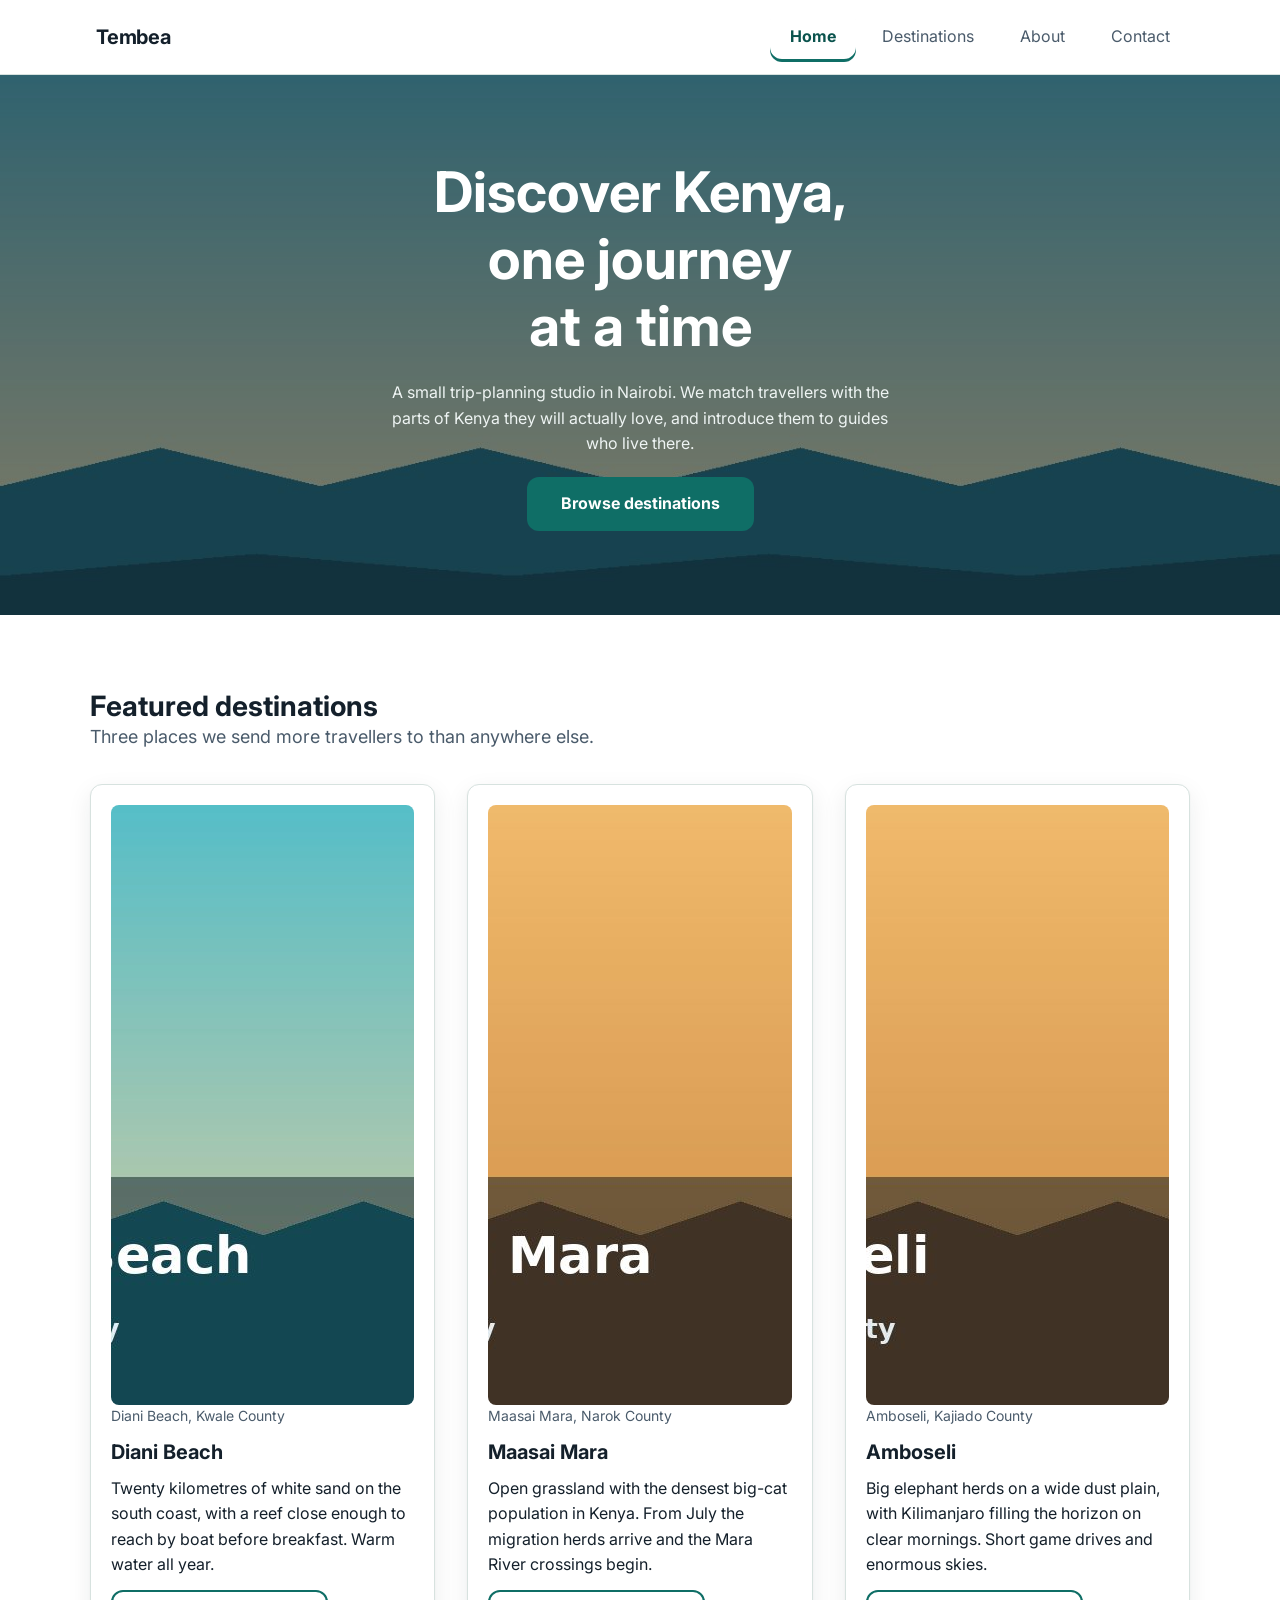
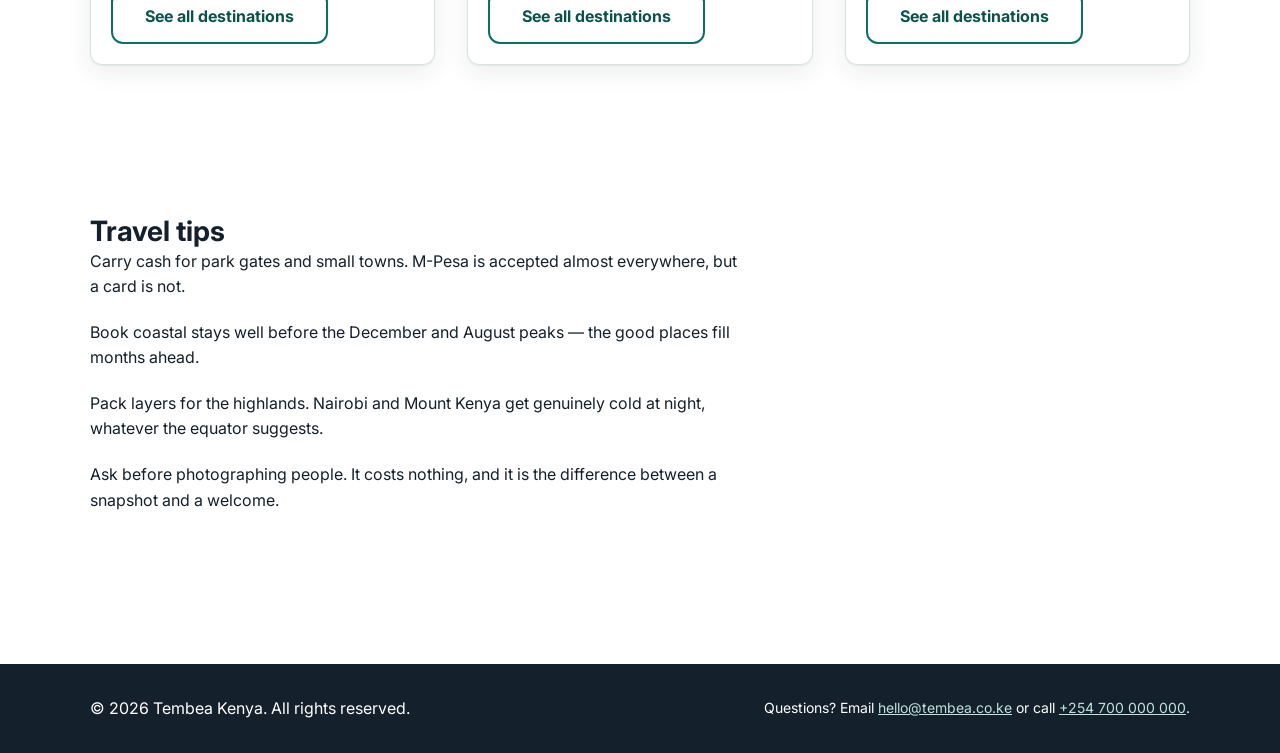
<file: index.html>
<!DOCTYPE html>
<html lang="en">
<head>
  <meta charset="UTF-8">
  <meta name="viewport" content="width=device-width, initial-scale=1">
  <title>Tembea — Discover Kenya, one journey at a time</title>
  <meta name="description" content="Tembea helps you discover Kenya's beaches, savannah and highlands, and send a trip inquiry to a local planner.">
  <link rel="preconnect" href="https://fonts.googleapis.com">
  <link rel="preconnect" href="https://fonts.gstatic.com" crossorigin>
  <link href="https://fonts.googleapis.com/css2?family=Inter:wght@400;700&amp;display=swap" rel="stylesheet">
  <link rel="stylesheet" href="css/styles.css">
</head>
<body>

  <a class="skip-link" href="#main">Skip to main content</a>

  <header class="site-header">
    <div class="container site-header__inner">

      <a class="brand" href="index.html">Tembea</a>

      <button class="nav-toggle" type="button"
              aria-expanded="false" aria-controls="site-menu">
        <span class="nav-toggle__icon" aria-hidden="true"></span>
        Menu
      </button>

      <nav class="site-nav" aria-label="Main">
        <ul class="site-menu" id="site-menu">
            <li><a href="index.html" aria-current="page">Home</a></li>
            <li><a href="destinations.html">Destinations</a></li>
            <li><a href="about.html">About</a></li>
            <li><a href="contact.html">Contact</a></li>
        </ul>
      </nav>

    </div>
  </header>

  <main id="main" tabindex="-1">

    <section class="hero">
      <img class="hero__img"
           src="images/hero-kenya-1400.jpg"
           srcset="images/hero-kenya-800.jpg 800w,
                   images/hero-kenya-1400.jpg 1400w,
                   images/hero-kenya-2000.jpg 2000w"
           sizes="100vw"
           alt=""
           width="2000" height="1000">
      <div class="hero__content">
        <h1>Discover Kenya, one journey at a time</h1>
        <p>
          A small trip-planning studio in Nairobi. We match travellers with the
          parts of Kenya they will actually love, and introduce them to guides
          who live there.
        </p>
        <a class="button" href="destinations.html">Browse destinations</a>
      </div>
    </section>

    <section class="section container">
      <h2>Featured destinations</h2>
      <p class="lead">
        Three places we send more travellers to than anywhere else.
      </p>

      <div class="card-grid">

        <article class="card">
          <figure>
            <img src="images/diani-beach.jpg" alt="Wide white-sand beach edged by palm trees under a bright sky"
                 width="800" height="600" loading="lazy">
            <figcaption>Diani Beach, Kwale County</figcaption>
          </figure>
          <h3>Diani Beach</h3>
          <p>Twenty kilometres of white sand on the south coast, with a reef close enough to reach by boat before breakfast. Warm water all year.</p>
          <p><a class="button button--ghost" href="destinations.html">See all destinations</a></p>
        </article>

        <article class="card">
          <figure>
            <img src="images/maasai-mara.jpg" alt="Open golden grassland stretching to low hills at sunset"
                 width="800" height="600" loading="lazy">
            <figcaption>Maasai Mara, Narok County</figcaption>
          </figure>
          <h3>Maasai Mara</h3>
          <p>Open grassland with the densest big-cat population in Kenya. From July the migration herds arrive and the Mara River crossings begin.</p>
          <p><a class="button button--ghost" href="destinations.html">See all destinations</a></p>
        </article>

        <article class="card">
          <figure>
            <img src="images/amboseli.jpg" alt="Dusty plain with acacia trees and a distant mountain silhouette"
                 width="800" height="600" loading="lazy">
            <figcaption>Amboseli, Kajiado County</figcaption>
          </figure>
          <h3>Amboseli</h3>
          <p>Big elephant herds on a wide dust plain, with Kilimanjaro filling the horizon on clear mornings. Short game drives and enormous skies.</p>
          <p><a class="button button--ghost" href="destinations.html">See all destinations</a></p>
        </article>

      </div>

    </section>

    <aside class="section container">
      <h2>Travel tips</h2>
      <ul class="prose">
        <li>
          Carry cash for park gates and small towns. M-Pesa is accepted almost
          everywhere, but a card is not.
        </li>
        <li>
          Book coastal stays well before the December and August peaks — the good
          places fill months ahead.
        </li>
        <li>
          Pack layers for the highlands. Nairobi and Mount Kenya get genuinely
          cold at night, whatever the equator suggests.
        </li>
        <li>
          Ask before photographing people. It costs nothing, and it is the
          difference between a snapshot and a welcome.
        </li>
      </ul>
    </aside>

  </main>

  <footer class="site-footer">
    <div class="container site-footer__inner">
      <p>&copy; 2026 Tembea Kenya. All rights reserved.</p>
      <address>
        Questions? Email
        <a href="mailto:hello@tembea.co.ke">hello@tembea.co.ke</a>
        or call <a href="tel:+254700000000">+254 700 000 000</a>.
      </address>
    </div>
  </footer>

</body>
</html>
</file>
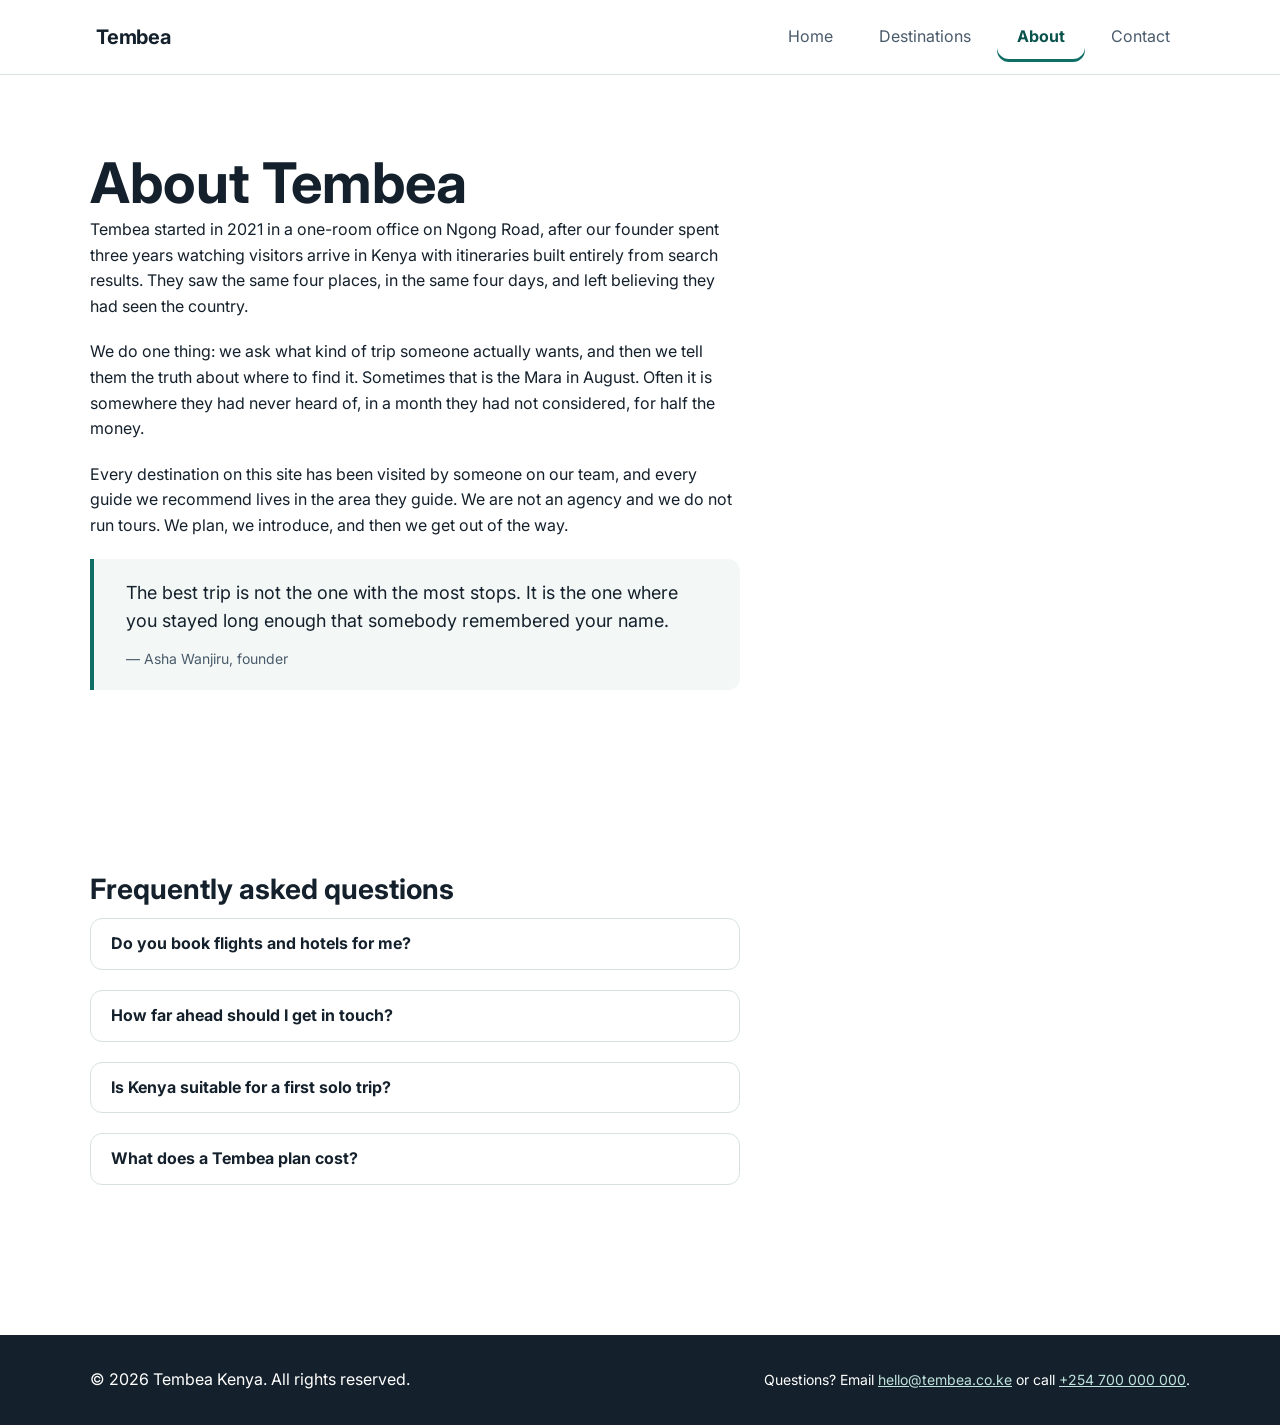
<file: about.html>
<!DOCTYPE html>
<html lang="en">
<head>
  <meta charset="UTF-8">
  <meta name="viewport" content="width=device-width, initial-scale=1">
  <title>About — Tembea</title>
  <meta name="description" content="Who Tembea is, how we plan trips, and answers to the questions travellers ask us most.">
  <link rel="preconnect" href="https://fonts.googleapis.com">
  <link rel="preconnect" href="https://fonts.gstatic.com" crossorigin>
  <link href="https://fonts.googleapis.com/css2?family=Inter:wght@400;700&amp;display=swap" rel="stylesheet">
  <link rel="stylesheet" href="css/styles.css">
</head>
<body>

  <a class="skip-link" href="#main">Skip to main content</a>

  <header class="site-header">
    <div class="container site-header__inner">

      <a class="brand" href="index.html">Tembea</a>

      <button class="nav-toggle" type="button"
              aria-expanded="false" aria-controls="site-menu">
        <span class="nav-toggle__icon" aria-hidden="true"></span>
        Menu
      </button>

      <nav class="site-nav" aria-label="Main">
        <ul class="site-menu" id="site-menu">
            <li><a href="index.html">Home</a></li>
            <li><a href="destinations.html">Destinations</a></li>
            <li><a href="about.html" aria-current="page">About</a></li>
            <li><a href="contact.html">Contact</a></li>
        </ul>
      </nav>

    </div>
  </header>

  <main id="main" tabindex="-1">

    <section class="section container">
      <h1>About Tembea</h1>

      <div class="prose">
        <p>
          Tembea started in 2021 in a one-room office on Ngong Road, after our
          founder spent three years watching visitors arrive in Kenya with
          itineraries built entirely from search results. They saw the same four
          places, in the same four days, and left believing they had seen the
          country.
        </p>

        <p>
          We do one thing: we ask what kind of trip someone actually wants, and
          then we tell them the truth about where to find it. Sometimes that is
          the Mara in August. Often it is somewhere they had never heard of, in a
          month they had not considered, for half the money.
        </p>

        <p>
          Every destination on this site has been visited by someone on our team,
          and every guide we recommend lives in the area they guide. We are not an
          agency and we do not run tours. We plan, we introduce, and then we get
          out of the way.
        </p>

        <blockquote cite="https://tembea.co.ke/about">
          <p>
            The best trip is not the one with the most stops. It is the one where
            you stayed long enough that somebody remembered your name.
          </p>
          <footer>&mdash; Asha Wanjiru, founder</footer>
        </blockquote>
      </div>
    </section>

    <section class="section container">
      <h2>Frequently asked questions</h2>

      <div class="prose">
        <details>
          <summary>Do you book flights and hotels for me?</summary>
          <p>
            No. We plan the route, recommend places to stay, and introduce you to
            guides. You book directly, which means you pay the real price rather
            than a price with our margin inside it.
          </p>
        </details>

        <details>
          <summary>How far ahead should I get in touch?</summary>
          <p>
            Three months for July to October and for December, since coastal
            properties and Mara camps fill early. Three to four weeks is usually
            enough for the rest of the year.
          </p>
        </details>

        <details>
          <summary>Is Kenya suitable for a first solo trip?</summary>
          <p>
            For most travellers, yes. Domestic flights and long-distance buses are
            straightforward, and the parks and coastal towns are used to solo
            visitors. We will be honest with you if a specific plan is a bad idea.
          </p>
        </details>

        <details>
          <summary>What does a Tembea plan cost?</summary>
          <p>
            The first conversation is free. A full written itinerary is a one-off
            fee agreed before we start, and it does not change based on what you
            then choose to book.
          </p>
        </details>
      </div>
    </section>

  </main>

  <footer class="site-footer">
    <div class="container site-footer__inner">
      <p>&copy; 2026 Tembea Kenya. All rights reserved.</p>
      <address>
        Questions? Email
        <a href="mailto:hello@tembea.co.ke">hello@tembea.co.ke</a>
        or call <a href="tel:+254700000000">+254 700 000 000</a>.
      </address>
    </div>
  </footer>

</body>
</html>
</file>
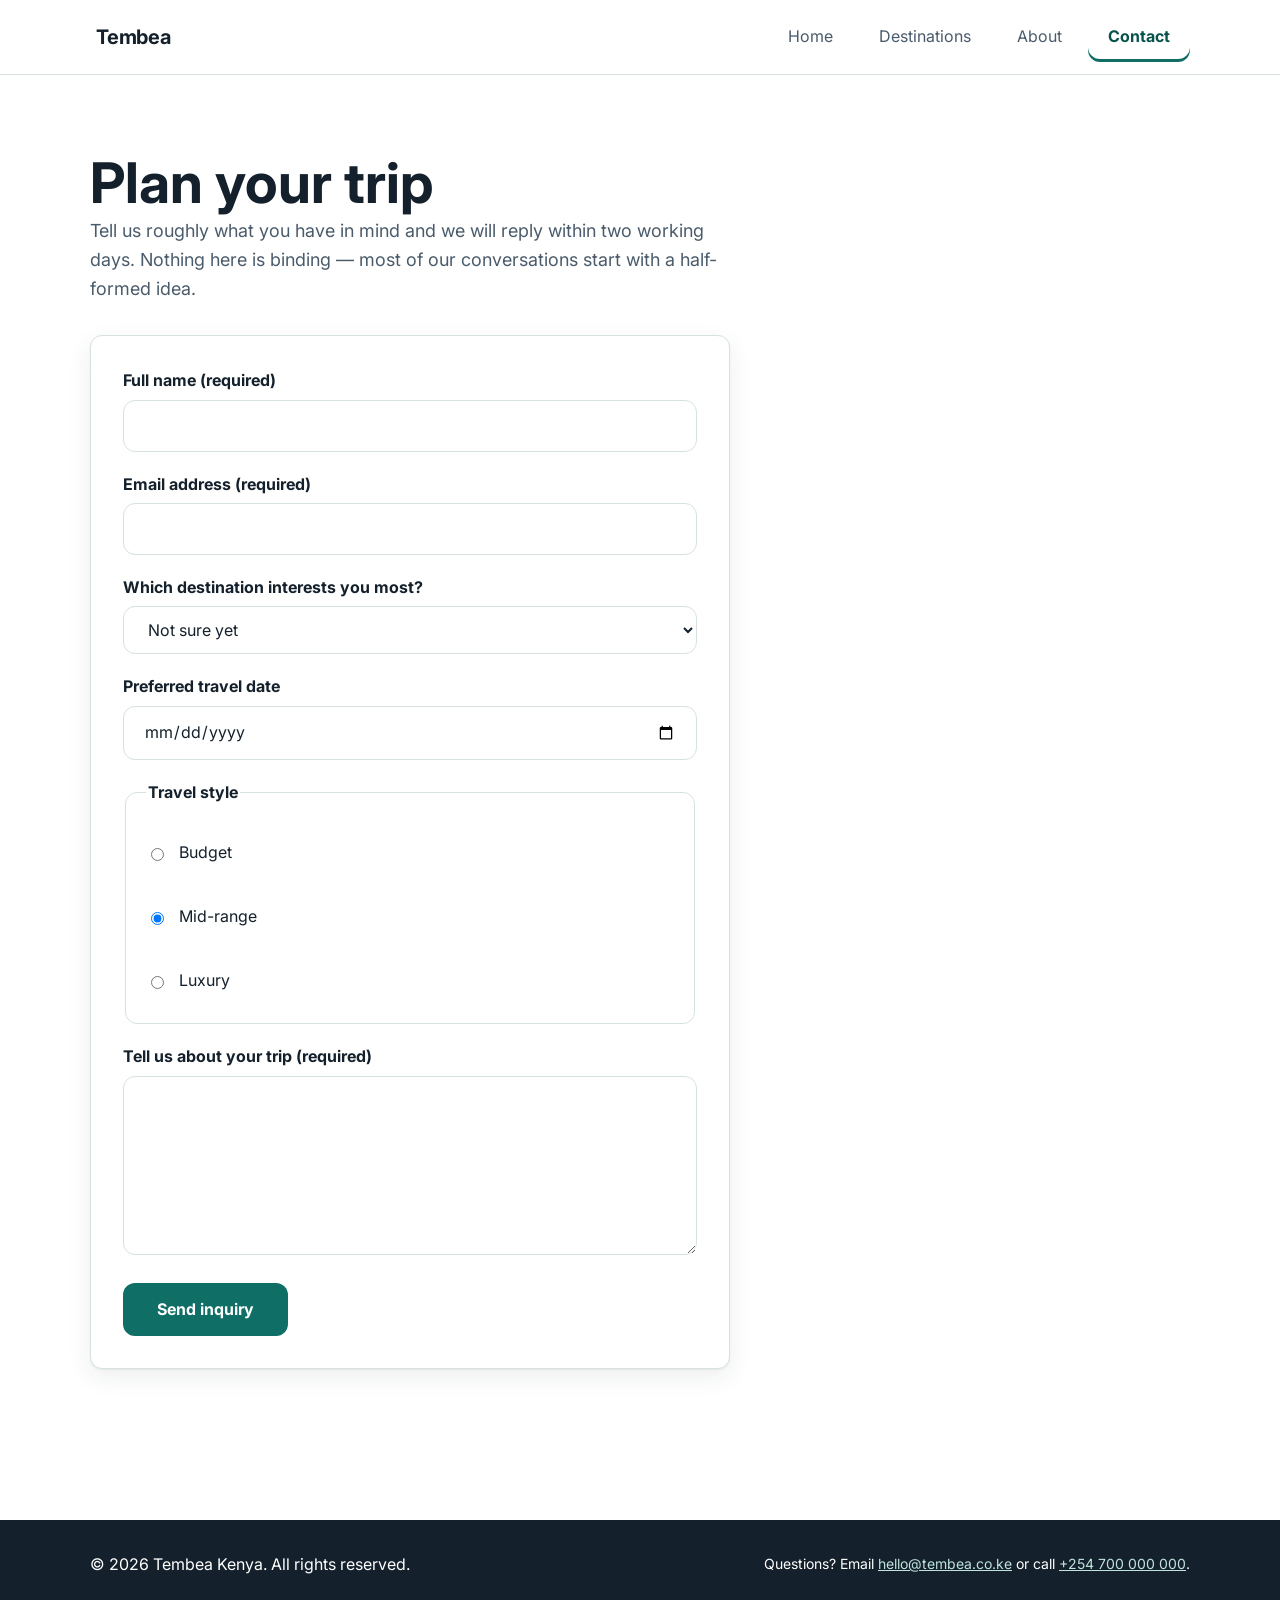
<file: contact.html>
<!DOCTYPE html>
<html lang="en">
<head>
  <meta charset="UTF-8">
  <meta name="viewport" content="width=device-width, initial-scale=1">
  <title>Contact — Tembea</title>
  <meta name="description" content="Send Tembea a trip inquiry: tell us where you want to go, when, and what kind of trip you are after.">
  <link rel="preconnect" href="https://fonts.googleapis.com">
  <link rel="preconnect" href="https://fonts.gstatic.com" crossorigin>
  <link href="https://fonts.googleapis.com/css2?family=Inter:wght@400;700&amp;display=swap" rel="stylesheet">
  <link rel="stylesheet" href="css/styles.css">
</head>
<body>

  <a class="skip-link" href="#main">Skip to main content</a>

  <header class="site-header">
    <div class="container site-header__inner">

      <a class="brand" href="index.html">Tembea</a>

      <button class="nav-toggle" type="button"
              aria-expanded="false" aria-controls="site-menu">
        <span class="nav-toggle__icon" aria-hidden="true"></span>
        Menu
      </button>

      <nav class="site-nav" aria-label="Main">
        <ul class="site-menu" id="site-menu">
            <li><a href="index.html">Home</a></li>
            <li><a href="destinations.html">Destinations</a></li>
            <li><a href="about.html">About</a></li>
            <li><a href="contact.html" aria-current="page">Contact</a></li>
        </ul>
      </nav>

    </div>
  </header>

  <main id="main" tabindex="-1">

    <section class="section container">
      <h1>Plan your trip</h1>
      <p class="lead">
        Tell us roughly what you have in mind and we will reply within two
        working days. Nothing here is binding — most of our conversations start
        with a half-formed idea.
      </p>

      <form class="form-card" action="#" method="post">

        <div class="field">
          <label for="name">Full name (required)</label>
          <input type="text" id="name" name="name" autocomplete="name"
                 required>
        </div>

        <div class="field">
          <label for="email">Email address (required)</label>
          <input type="email" id="email" name="email" autocomplete="email"
                 required>
        </div>

        <div class="field">
          <label for="destination">Which destination interests you most?</label>
          <select id="destination" name="destination">
            <option value="">Not sure yet</option>
            <option value="maasai-mara">Maasai Mara</option>
            <option value="amboseli">Amboseli</option>
            <option value="lake-nakuru">Lake Nakuru</option>
            <option value="lake-naivasha">Lake Naivasha</option>
            <option value="mount-kenya">Mount Kenya</option>
            <option value="diani-beach">Diani Beach</option>
            <option value="lamu-old-town">Lamu Old Town</option>
            <option value="watamu">Watamu</option>
          </select>
        </div>

        <div class="field">
          <label for="travel-date">Preferred travel date</label>
          <input type="date" id="travel-date" name="travel-date">
        </div>

        <div class="field">
          <fieldset>
            <legend>Travel style</legend>
            <p class="radio-row">
              <input type="radio" id="style-budget" name="travel-style" value="budget">
              <label for="style-budget">Budget</label>
            </p>
            <p class="radio-row">
              <input type="radio" id="style-mid" name="travel-style" value="mid-range" checked>
              <label for="style-mid">Mid-range</label>
            </p>
            <p class="radio-row">
              <input type="radio" id="style-luxury" name="travel-style" value="luxury">
              <label for="style-luxury">Luxury</label>
            </p>
          </fieldset>
        </div>

        <div class="field">
          <label for="message">Tell us about your trip (required)</label>
          <textarea id="message" name="message" rows="6"
                    required></textarea>
        </div>

        <button class="button" type="submit">Send inquiry</button>

      </form>
    </section>

  </main>

  <footer class="site-footer">
    <div class="container site-footer__inner">
      <p>&copy; 2026 Tembea Kenya. All rights reserved.</p>
      <address>
        Questions? Email
        <a href="mailto:hello@tembea.co.ke">hello@tembea.co.ke</a>
        or call <a href="tel:+254700000000">+254 700 000 000</a>.
      </address>
    </div>
  </footer>

</body>
</html>
</file>
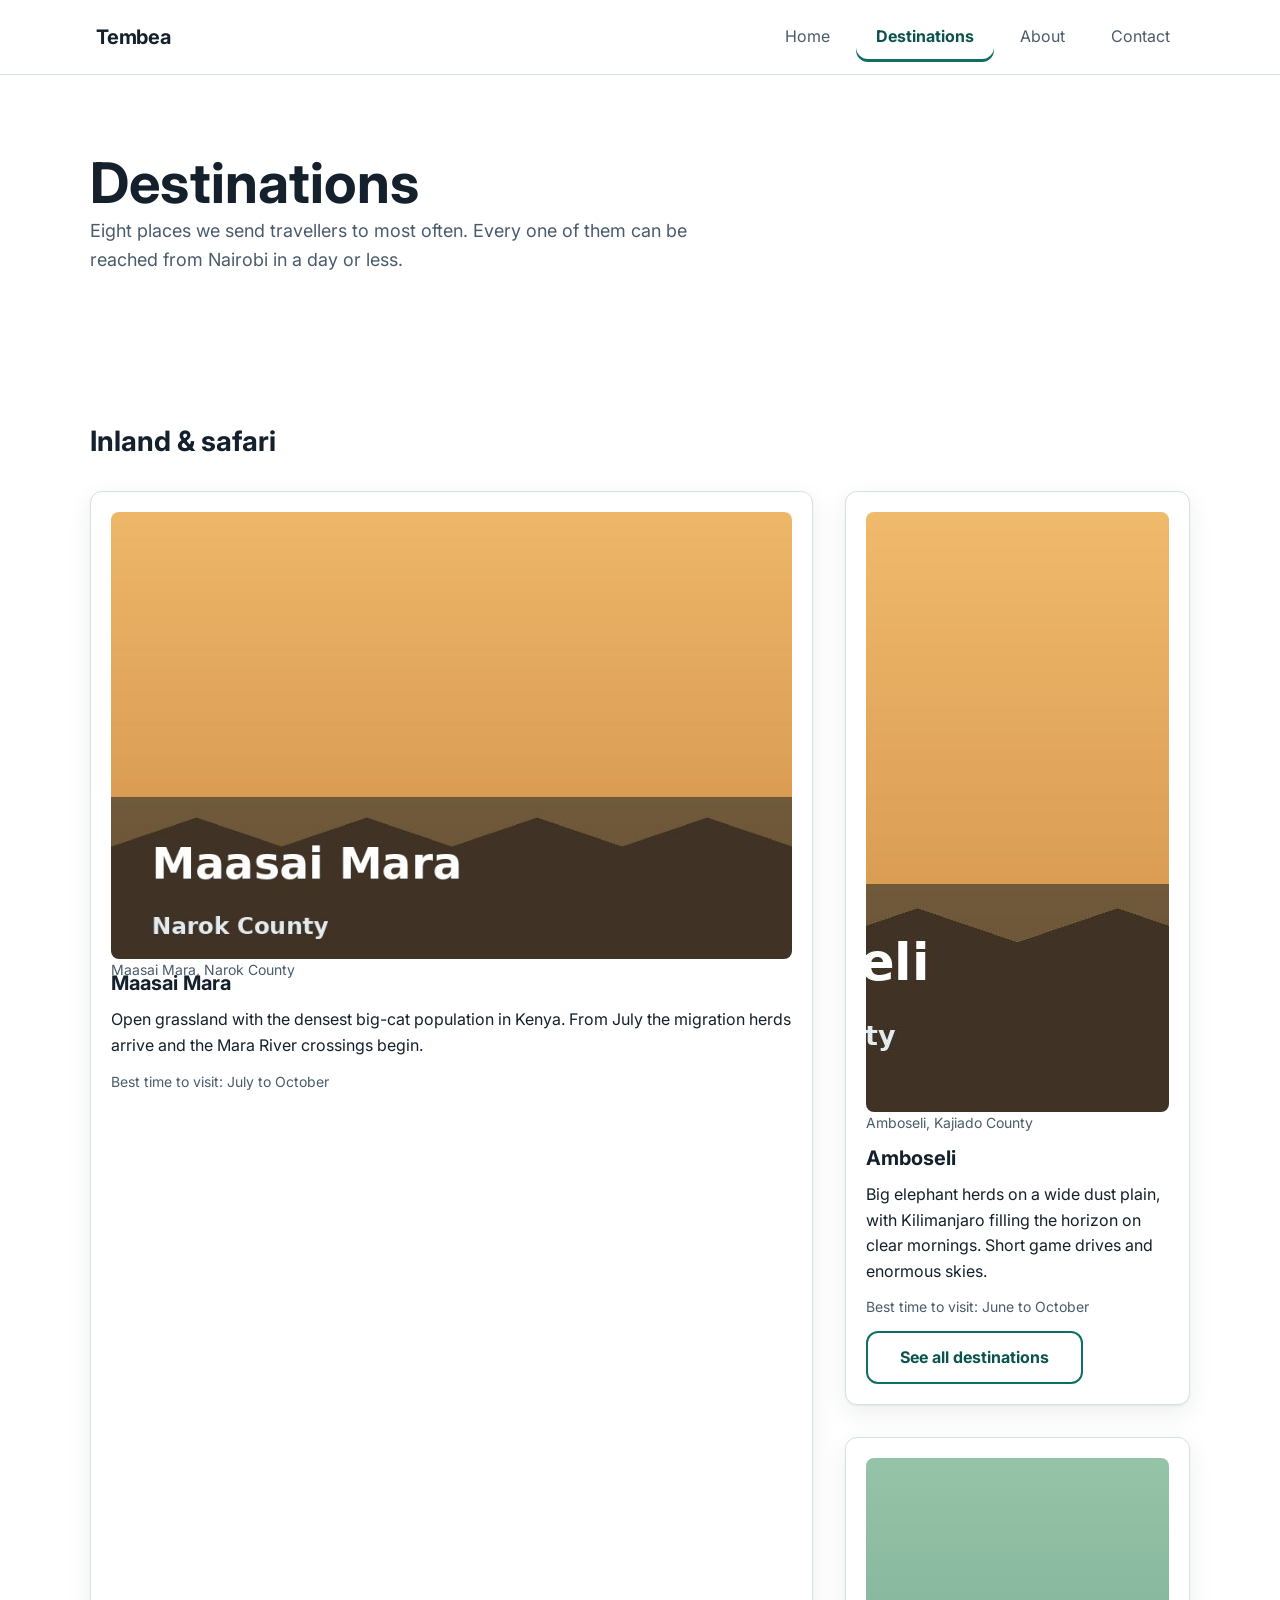
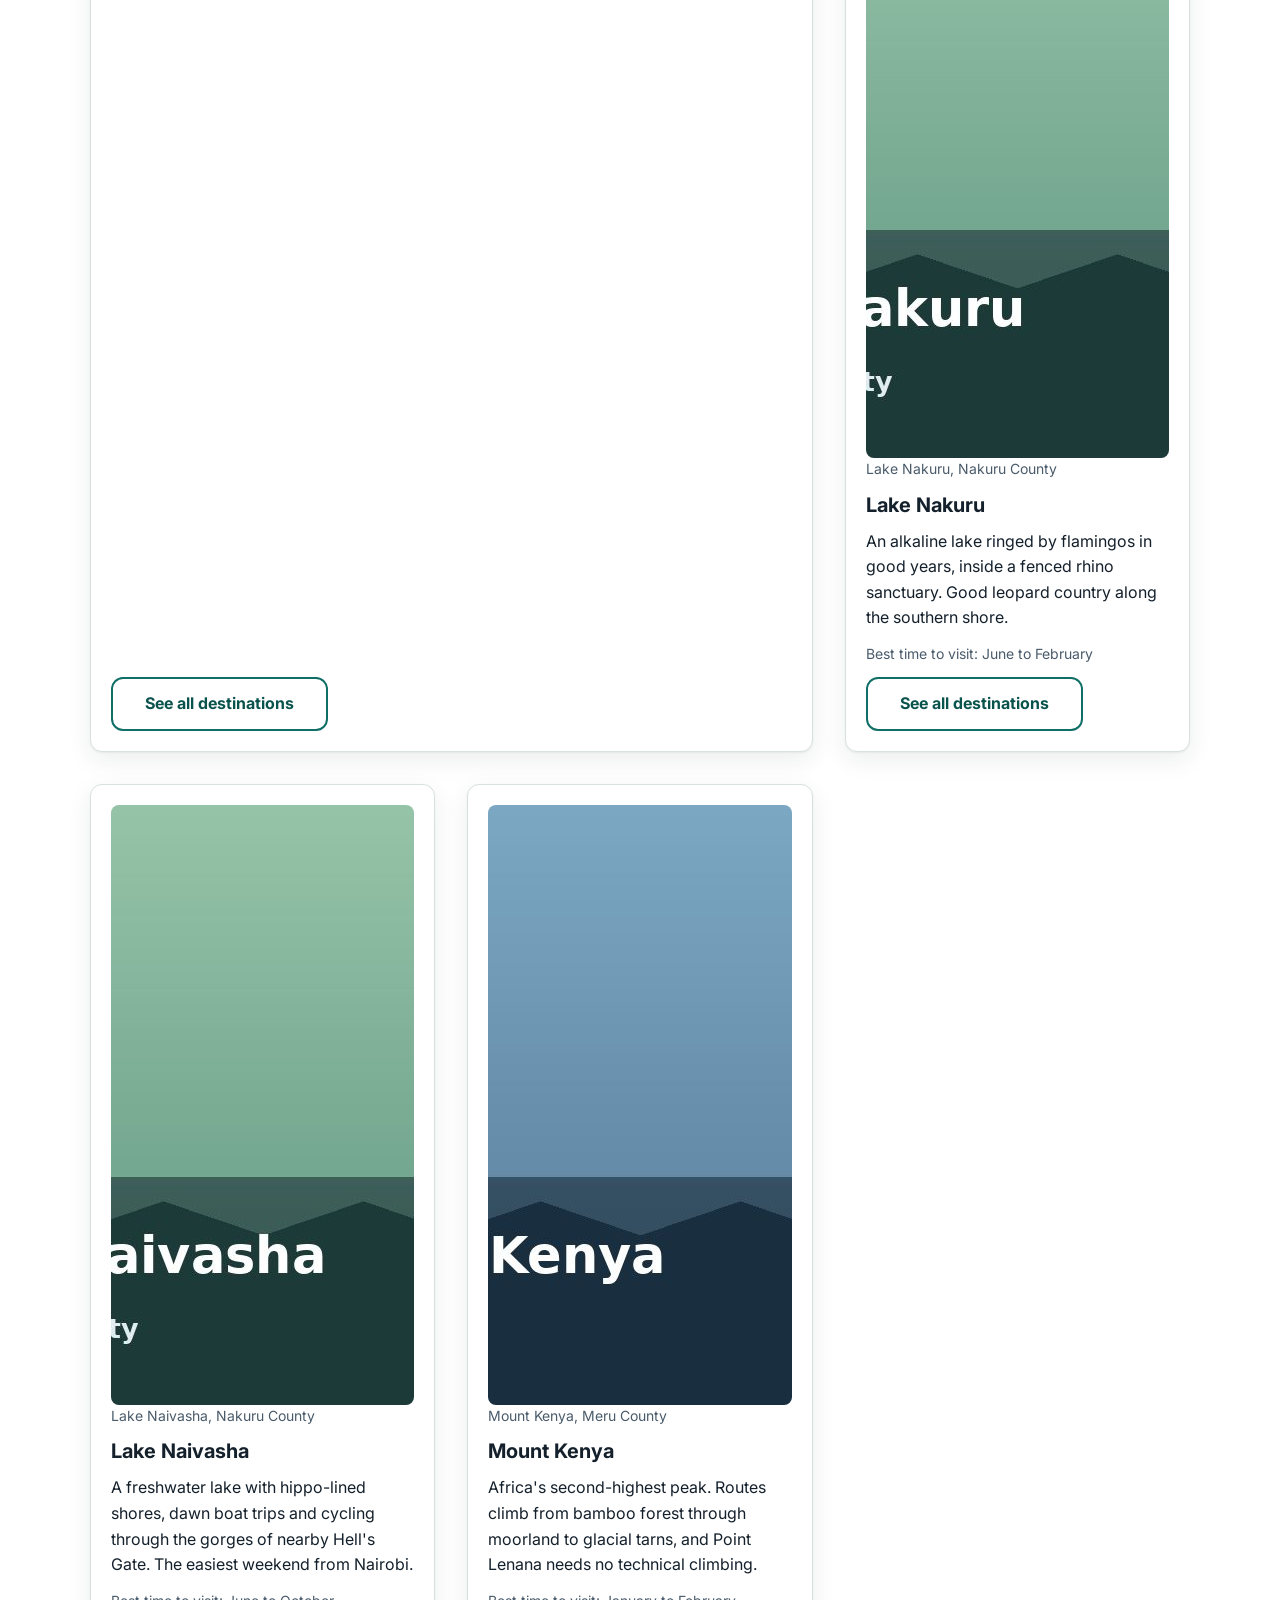
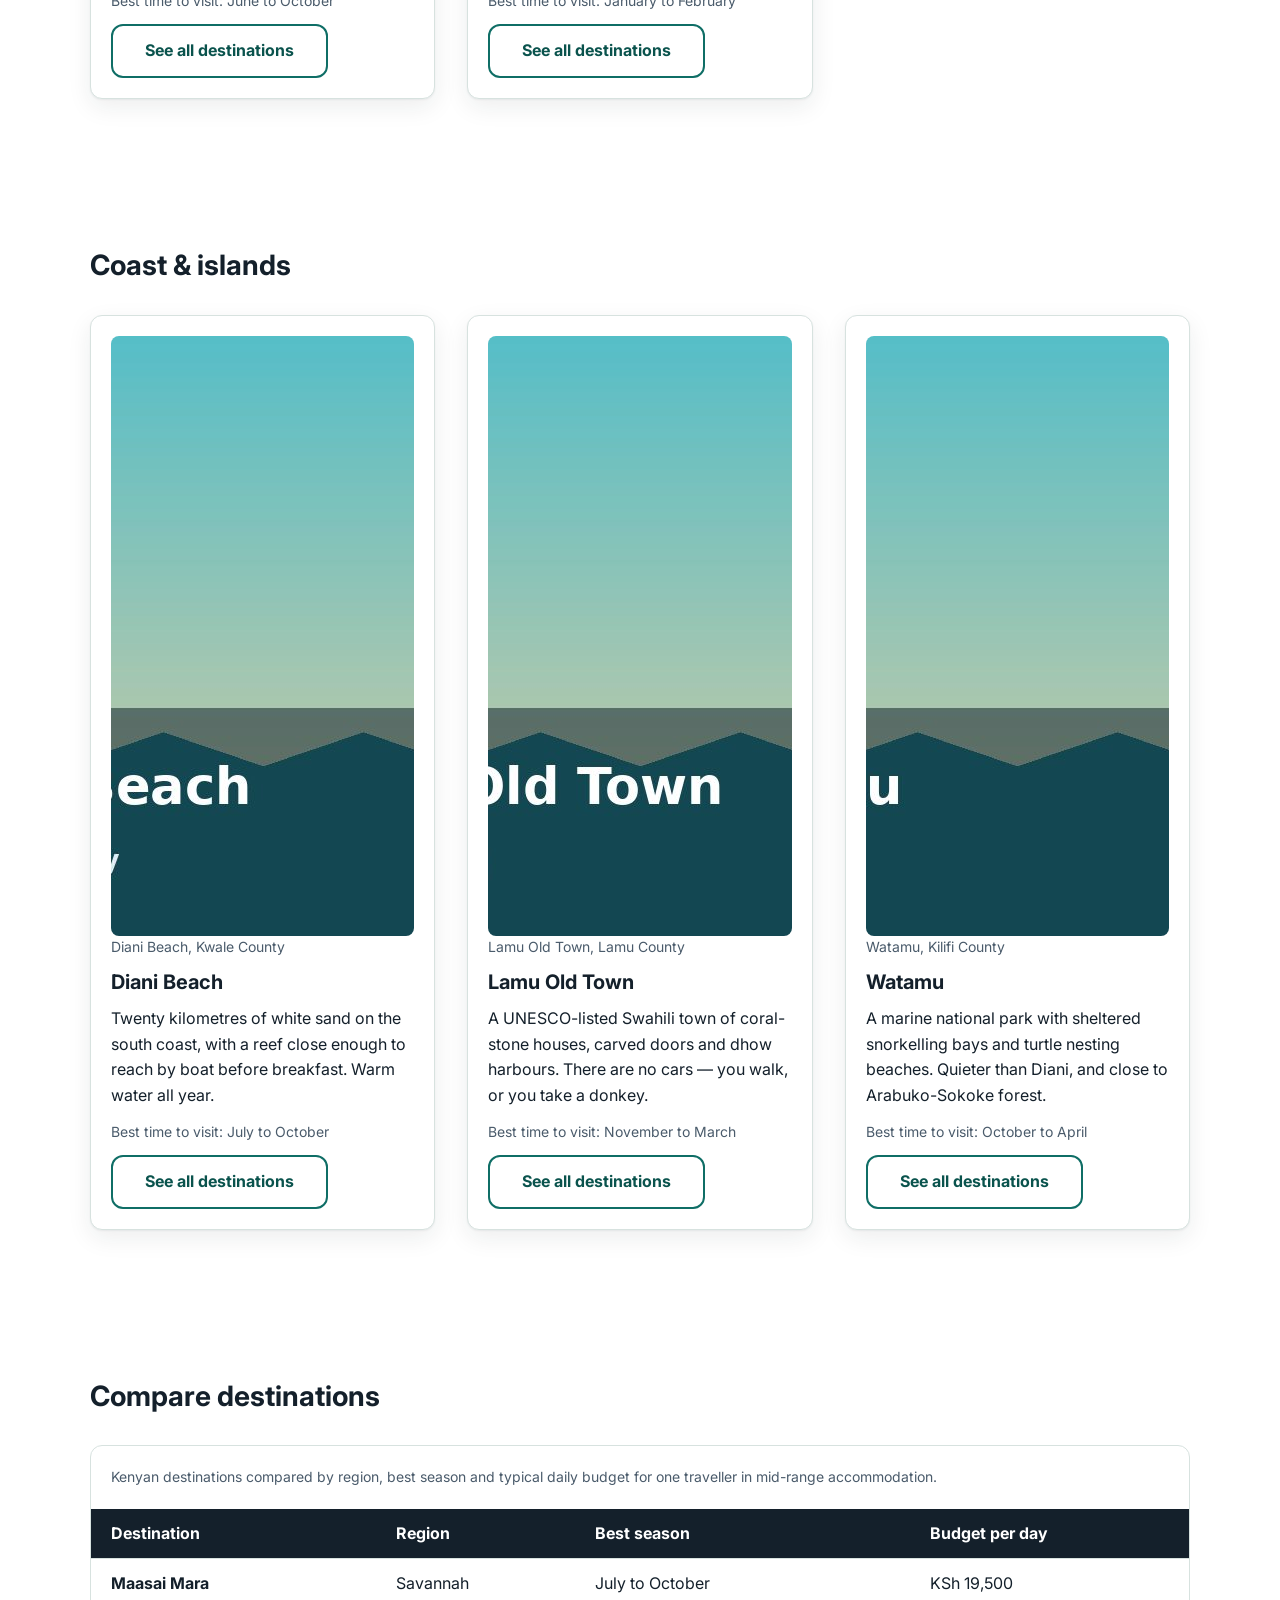
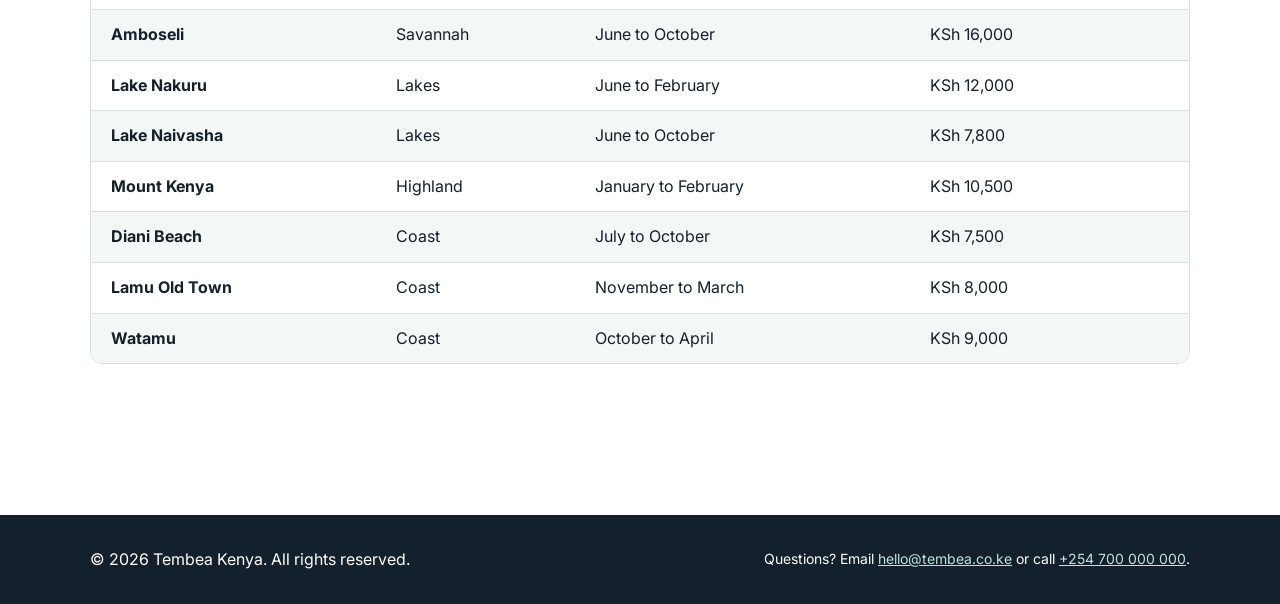
<file: destinations.html>
<!DOCTYPE html>
<html lang="en">
<head>
  <meta charset="UTF-8">
  <meta name="viewport" content="width=device-width, initial-scale=1">
  <title>Destinations — Tembea</title>
  <meta name="description" content="Eight Kenyan destinations across the coast, the savannah, the lakes and the highlands, with best seasons and daily budgets.">
  <link rel="preconnect" href="https://fonts.googleapis.com">
  <link rel="preconnect" href="https://fonts.gstatic.com" crossorigin>
  <link href="https://fonts.googleapis.com/css2?family=Inter:wght@400;700&amp;display=swap" rel="stylesheet">
  <link rel="stylesheet" href="css/styles.css">
</head>
<body>

  <a class="skip-link" href="#main">Skip to main content</a>

  <header class="site-header">
    <div class="container site-header__inner">

      <a class="brand" href="index.html">Tembea</a>

      <button class="nav-toggle" type="button"
              aria-expanded="false" aria-controls="site-menu">
        <span class="nav-toggle__icon" aria-hidden="true"></span>
        Menu
      </button>

      <nav class="site-nav" aria-label="Main">
        <ul class="site-menu" id="site-menu">
            <li><a href="index.html">Home</a></li>
            <li><a href="destinations.html" aria-current="page">Destinations</a></li>
            <li><a href="about.html">About</a></li>
            <li><a href="contact.html">Contact</a></li>
        </ul>
      </nav>

    </div>
  </header>

  <main id="main" tabindex="-1">

    <section class="section container">
      <h1>Destinations</h1>
      <p class="lead">
        Eight places we send travellers to most often. Every one of them can be
        reached from Nairobi in a day or less.
      </p>
    </section>

    <section class="section container">
      <h2>Inland &amp; safari</h2>

      <div class="destination-grid destination-grid--featured">

        <article class="card">
          <figure>
            <img src="images/maasai-mara.jpg" alt="Open golden grassland stretching to low hills at sunset"
                 width="800" height="600" loading="lazy">
            <figcaption>Maasai Mara, Narok County</figcaption>
          </figure>
          <h3>Maasai Mara</h3>
          <p>Open grassland with the densest big-cat population in Kenya. From July the migration herds arrive and the Mara River crossings begin.</p>
          <p class="card__meta">Best time to visit: <time datetime="2026-07">July</time> to <time datetime="2026-10">October</time></p>
          <p><a class="button button--ghost" href="destinations.html">See all destinations</a></p>
        </article>

        <article class="card">
          <figure>
            <img src="images/amboseli.jpg" alt="Dusty plain with acacia trees and a distant mountain silhouette"
                 width="800" height="600" loading="lazy">
            <figcaption>Amboseli, Kajiado County</figcaption>
          </figure>
          <h3>Amboseli</h3>
          <p>Big elephant herds on a wide dust plain, with Kilimanjaro filling the horizon on clear mornings. Short game drives and enormous skies.</p>
          <p class="card__meta">Best time to visit: <time datetime="2026-06">June</time> to <time datetime="2026-10">October</time></p>
          <p><a class="button button--ghost" href="destinations.html">See all destinations</a></p>
        </article>

        <article class="card">
          <figure>
            <img src="images/lake-nakuru.jpg" alt="Shallow lake fringed by pale acacia woodland and low green hills"
                 width="800" height="600" loading="lazy">
            <figcaption>Lake Nakuru, Nakuru County</figcaption>
          </figure>
          <h3>Lake Nakuru</h3>
          <p>An alkaline lake ringed by flamingos in good years, inside a fenced rhino sanctuary. Good leopard country along the southern shore.</p>
          <p class="card__meta">Best time to visit: <time datetime="2026-06">June</time> to <time datetime="2027-02">February</time></p>
          <p><a class="button button--ghost" href="destinations.html">See all destinations</a></p>
        </article>

        <article class="card">
          <figure>
            <img src="images/lake-naivasha.jpg" alt="Freshwater lake with reed beds and green escarpment beyond"
                 width="800" height="600" loading="lazy">
            <figcaption>Lake Naivasha, Nakuru County</figcaption>
          </figure>
          <h3>Lake Naivasha</h3>
          <p>A freshwater lake with hippo-lined shores, dawn boat trips and cycling through the gorges of nearby Hell's Gate. The easiest weekend from Nairobi.</p>
          <p class="card__meta">Best time to visit: <time datetime="2026-06">June</time> to <time datetime="2026-10">October</time></p>
          <p><a class="button button--ghost" href="destinations.html">See all destinations</a></p>
        </article>

        <article class="card">
          <figure>
            <img src="images/mount-kenya.jpg" alt="Rocky mountain ridges rising above cloud into blue sky"
                 width="800" height="600" loading="lazy">
            <figcaption>Mount Kenya, Meru County</figcaption>
          </figure>
          <h3>Mount Kenya</h3>
          <p>Africa's second-highest peak. Routes climb from bamboo forest through moorland to glacial tarns, and Point Lenana needs no technical climbing.</p>
          <p class="card__meta">Best time to visit: <time datetime="2027-01">January</time> to <time datetime="2027-02">February</time></p>
          <p><a class="button button--ghost" href="destinations.html">See all destinations</a></p>
        </article>

      </div>
    </section>

    <section class="section container">
      <h2>Coast &amp; islands</h2>

      <div class="destination-grid">

        <article class="card">
          <figure>
            <img src="images/diani-beach.jpg" alt="Wide white-sand beach edged by palm trees under a bright sky"
                 width="800" height="600" loading="lazy">
            <figcaption>Diani Beach, Kwale County</figcaption>
          </figure>
          <h3>Diani Beach</h3>
          <p>Twenty kilometres of white sand on the south coast, with a reef close enough to reach by boat before breakfast. Warm water all year.</p>
          <p class="card__meta">Best time to visit: <time datetime="2026-07">July</time> to <time datetime="2026-10">October</time></p>
          <p><a class="button button--ghost" href="destinations.html">See all destinations</a></p>
        </article>

        <article class="card">
          <figure>
            <img src="images/lamu-old-town.jpg" alt="Coral-stone waterfront buildings with wooden dhows moored in front"
                 width="800" height="600" loading="lazy">
            <figcaption>Lamu Old Town, Lamu County</figcaption>
          </figure>
          <h3>Lamu Old Town</h3>
          <p>A UNESCO-listed Swahili town of coral-stone houses, carved doors and dhow harbours. There are no cars — you walk, or you take a donkey.</p>
          <p class="card__meta">Best time to visit: <time datetime="2026-11">November</time> to <time datetime="2027-03">March</time></p>
          <p><a class="button button--ghost" href="destinations.html">See all destinations</a></p>
        </article>

        <article class="card">
          <figure>
            <img src="images/watamu.jpg" alt="Sheltered turquoise bay with pale coral rock outcrops offshore"
                 width="800" height="600" loading="lazy">
            <figcaption>Watamu, Kilifi County</figcaption>
          </figure>
          <h3>Watamu</h3>
          <p>A marine national park with sheltered snorkelling bays and turtle nesting beaches. Quieter than Diani, and close to Arabuko-Sokoke forest.</p>
          <p class="card__meta">Best time to visit: <time datetime="2026-10">October</time> to <time datetime="2027-04">April</time></p>
          <p><a class="button button--ghost" href="destinations.html">See all destinations</a></p>
        </article>

      </div>
    </section>

    <section class="section container">
      <h2>Compare destinations</h2>

      <div class="table-wrap">
        <table>
          <caption>
            Kenyan destinations compared by region, best season and typical daily
            budget for one traveller in mid-range accommodation.
          </caption>
          <thead>
            <tr>
              <th scope="col">Destination</th>
              <th scope="col">Region</th>
              <th scope="col">Best season</th>
              <th scope="col">Budget per day</th>
            </tr>
          </thead>
          <tbody>
            <tr>
              <th scope="row">Maasai Mara</th>
              <td>Savannah</td>
              <td>July to October</td>
              <td>KSh 19,500</td>
            </tr>
            <tr>
              <th scope="row">Amboseli</th>
              <td>Savannah</td>
              <td>June to October</td>
              <td>KSh 16,000</td>
            </tr>
            <tr>
              <th scope="row">Lake Nakuru</th>
              <td>Lakes</td>
              <td>June to February</td>
              <td>KSh 12,000</td>
            </tr>
            <tr>
              <th scope="row">Lake Naivasha</th>
              <td>Lakes</td>
              <td>June to October</td>
              <td>KSh 7,800</td>
            </tr>
            <tr>
              <th scope="row">Mount Kenya</th>
              <td>Highland</td>
              <td>January to February</td>
              <td>KSh 10,500</td>
            </tr>
            <tr>
              <th scope="row">Diani Beach</th>
              <td>Coast</td>
              <td>July to October</td>
              <td>KSh 7,500</td>
            </tr>
            <tr>
              <th scope="row">Lamu Old Town</th>
              <td>Coast</td>
              <td>November to March</td>
              <td>KSh 8,000</td>
            </tr>
            <tr>
              <th scope="row">Watamu</th>
              <td>Coast</td>
              <td>October to April</td>
              <td>KSh 9,000</td>
            </tr>
          </tbody>
        </table>
      </div>
    </section>

  </main>

  <footer class="site-footer">
    <div class="container site-footer__inner">
      <p>&copy; 2026 Tembea Kenya. All rights reserved.</p>
      <address>
        Questions? Email
        <a href="mailto:hello@tembea.co.ke">hello@tembea.co.ke</a>
        or call <a href="tel:+254700000000">+254 700 000 000</a>.
      </address>
    </div>
  </footer>

</body>
</html>
</file>
<file: css/styles.css>
/* =====================================================================
   Tembea — Phase 2 stylesheet
   Mobile-first. Exactly three media queries in the whole file:
     1. min-width: 768px   (navigation + layout step-up)
     2. min-width: 1024px  (featured destination 2x2 span)
     3. prefers-reduced-motion: reduce
   Everything else is carried by clamp(), auto-fit grids and wrapping flex.
   ===================================================================== */


/* ---------------------------------------------------------------------
   1. Design tokens
   Every text/background pair below has been checked at >= 4.5:1.
   --------------------------------------------------------------------- */
:root {
  /* colour */
  --brand: #0f6e66;
  --brand-dark: #0a534d;
  --ink: #14202b;
  --ink-soft: #4a5b6b;
  --surface: #ffffff;
  --surface-alt: #f3f7f6;
  --line: #d7e2df;
  --focus: #a8480a;

  --ok-bg: #e3f4f0;
  --ok-ink: #0a534d;
  --sold-bg: #fdece6;
  --sold-ink: #8a2b12;

  /* type */
  --font-body: "Inter", system-ui, -apple-system, "Segoe UI", Roboto,
               "Helvetica Neue", Arial, sans-serif;
  --text-body: 1rem;
  --text-h1: clamp(2.125rem, 1.4rem + 3.2vw, 3.5rem);
  --text-h2: 1.75rem;
  --text-h3: 1.25rem;
  --text-small: 0.875rem;
  --leading: 1.6;

  /* space */
  --space-section: clamp(2.5rem, 1.5rem + 4vw, 5rem);
  --space-xs: 0.375rem;
  --space-sm: 0.75rem;
  --space-md: 1.25rem;
  --space-lg: 2rem;

  /* shape */
  --radius: 12px;
  --shadow: 0 1px 2px rgba(20, 32, 43, 0.06),
            0 8px 24px rgba(20, 32, 43, 0.08);
  --shadow-lift: 0 2px 4px rgba(20, 32, 43, 0.08),
                 0 16px 32px rgba(20, 32, 43, 0.14);
  --transition: 180ms ease;
}


/* ---------------------------------------------------------------------
   2. Reset
   --------------------------------------------------------------------- */
*,
*::before,
*::after { box-sizing: border-box; }

body, h1, h2, h3, h4, p, figure, blockquote, dl, dd, ul, ol {
  margin: 0;
}

ul[class], ol[class] {
  padding: 0;
  list-style: none;
}

img, picture, svg, video {
  display: block;
  max-width: 100%;
}

input, button, textarea, select {
  font: inherit;
  color: inherit;
}

html { -webkit-text-size-adjust: 100%; }


/* ---------------------------------------------------------------------
   3. Page shell — sticky footer
   --------------------------------------------------------------------- */
body {
  display: flex;
  flex-direction: column;
  min-height: 100vh;
  font-family: var(--font-body);
  font-size: var(--text-body);
  line-height: var(--leading);
  color: var(--ink);
  background: var(--surface);
}

main { flex: 1; }

.container {
  width: min(1100px, 100% - 2rem);
  margin-inline: auto;
}

.section { padding-block: var(--space-section); }


/* ---------------------------------------------------------------------
   4. Typography
   --------------------------------------------------------------------- */
h1, h2, h3 {
  line-height: 1.2;
  text-wrap: balance;
}

h1 { font-size: var(--text-h1); }
h2 { font-size: var(--text-h2); }
h3 { font-size: var(--text-h3); }

p + p { margin-top: var(--space-md); }

.lead {
  font-size: 1.125rem;
  color: var(--ink-soft);
  max-width: 60ch;
}

.prose { max-width: 65ch; }
.prose > * + * { margin-top: var(--space-md); }

a { color: var(--brand-dark); }
a:hover { color: var(--brand); }

:focus-visible {
  outline: 3px solid var(--focus);
  outline-offset: 3px;
  border-radius: 4px;
}


/* ---------------------------------------------------------------------
   5. Skip link
   --------------------------------------------------------------------- */
.skip-link {
  position: absolute;
  left: 50%;
  transform: translate(-50%, -150%);
  z-index: 100;
  padding: var(--space-sm) var(--space-md);
  background: var(--ink);
  color: var(--surface);
  border-radius: 0 0 var(--radius) var(--radius);
  text-decoration: none;
  transition: transform var(--transition);
}

.skip-link:focus { transform: translate(-50%, 0); color: var(--surface); }


/* ---------------------------------------------------------------------
   6. Header and navigation
   --------------------------------------------------------------------- */
.site-header {
  position: sticky;
  top: 0;
  z-index: 50;
  background: var(--surface);
  border-bottom: 1px solid var(--line);
}

.site-header__inner {
  display: flex;
  flex-direction: column;
  align-items: center;
  gap: var(--space-sm);
  padding-block: var(--space-sm);
}

.brand {
  font-weight: 700;
  font-size: 1.25rem;
  letter-spacing: -0.01em;
  color: var(--ink);
  text-decoration: none;
  padding: var(--space-xs);
}

.brand:hover { color: var(--brand); }

/* The toggle is hidden until JavaScript announces itself in Phase 3.
   Without JS the menu below stays visible, so the site still works. */
.nav-toggle { display: none; }

.js .nav-toggle {
  display: inline-flex;
  align-items: center;
  gap: var(--space-sm);
  min-height: 44px;
  padding: var(--space-xs) var(--space-md);
  background: var(--surface);
  color: var(--ink);
  border: 1px solid var(--line);
  border-radius: var(--radius);
  cursor: pointer;
}

.js .nav-toggle:hover { border-color: var(--brand); color: var(--brand); }

.nav-toggle__icon {
  display: block;
  width: 18px;
  height: 2px;
  background: currentColor;
  box-shadow: 0 -6px 0 currentColor, 0 6px 0 currentColor;
}

.site-menu {
  display: flex;
  flex-direction: column;
  align-items: center;
  gap: var(--space-xs);
  margin: 0;
}

.js .site-menu { display: none; }
.js .site-menu.is-open { display: flex; }

.site-menu a {
  display: block;
  min-height: 44px;
  padding: var(--space-sm) var(--space-md);
  color: var(--ink-soft);
  text-decoration: none;
  border-radius: var(--radius);
}

.site-menu a:hover {
  color: var(--brand-dark);
  background: var(--surface-alt);
}

.site-menu a[aria-current="page"] {
  color: var(--brand-dark);
  font-weight: 700;
  box-shadow: inset 0 -3px 0 var(--brand);
}


/* ---------------------------------------------------------------------
   7. Buttons
   --------------------------------------------------------------------- */
.button {
  display: inline-flex;
  align-items: center;
  justify-content: center;
  min-height: 44px;
  padding: var(--space-sm) var(--space-lg);
  background: var(--brand);
  color: var(--surface);
  font-weight: 700;
  text-decoration: none;
  border: 2px solid transparent;
  border-radius: var(--radius);
  cursor: pointer;
  transition: background var(--transition), transform var(--transition);
}

.button:hover {
  background: var(--brand-dark);
  color: var(--surface);
  transform: translateY(-2px);
}

.button--ghost {
  background: transparent;
  color: var(--brand-dark);
  border-color: var(--brand);
}

.button--ghost:hover { background: var(--ok-bg); color: var(--brand-dark); }

.button[aria-disabled="true"],
.button:disabled {
  background: var(--line);
  color: var(--ink-soft);
  cursor: not-allowed;
  transform: none;
}


/* ---------------------------------------------------------------------
   8. Hero
   --------------------------------------------------------------------- */
.hero {
  position: relative;
  display: flex;
  align-items: center;
  justify-content: center;
  min-height: 60vh;
  padding: var(--space-section) 1rem;
  overflow: hidden;
  background: var(--ink);
}

.hero__img {
  position: absolute;
  inset: 0;
  width: 100%;
  height: 100%;
  object-fit: cover;
  opacity: 0.55;
}

.hero__content {
  position: relative;
  display: flex;
  flex-direction: column;
  align-items: center;
  gap: var(--space-md);
  max-width: 40ch;
  text-align: center;
  color: var(--surface);
}

.hero__content p { color: #eef4f3; }


/* ---------------------------------------------------------------------
   9. Card grids
   auto-fit + minmax means no media query is needed for the columns.
   --------------------------------------------------------------------- */
.card-grid {
  display: grid;
  grid-template-columns: repeat(auto-fit, minmax(min(260px, 100%), 1fr));
  grid-auto-rows: 1fr;
  gap: var(--space-lg);
  margin-top: var(--space-lg);
  padding: 0;
  list-style: none;
}

.card {
  display: flex;
  flex-direction: column;
  gap: var(--space-sm);
  padding: var(--space-md);
  background: var(--surface);
  border: 1px solid var(--line);
  border-radius: var(--radius);
  box-shadow: var(--shadow);
  transition: box-shadow var(--transition), transform var(--transition);
}

.card:hover {
  box-shadow: var(--shadow-lift);
  transform: translateY(-4px);
}

.card figure { margin: 0; }

.card img {
  width: 100%;
  aspect-ratio: 4 / 3;
  object-fit: cover;
  border-radius: calc(var(--radius) - 4px);
}

.card figcaption,
.card__meta {
  font-size: var(--text-small);
  color: var(--ink-soft);
}

.card p { margin: 0; }

/* pins the link to the bottom so every card ends at the same line */
.card > :last-child { margin-top: auto; }

.destination-grid {
  display: grid;
  grid-template-columns: repeat(auto-fit, minmax(min(260px, 100%), 1fr));
  grid-auto-rows: minmax(200px, auto);
  gap: var(--space-lg);
  margin-top: var(--space-lg);
}


/* ---------------------------------------------------------------------
   10. Badges and prices
   --------------------------------------------------------------------- */
.badge {
  align-self: flex-start;
  padding: 0.15rem 0.6rem;
  font-size: var(--text-small);
  font-weight: 700;
  border-radius: 999px;
}

.badge--available { background: var(--ok-bg); color: var(--ok-ink); }
.badge--sold { background: var(--sold-bg); color: var(--sold-ink); }

.price { font-weight: 700; }
.price__total { font-size: var(--text-small); color: var(--ink-soft); }


/* ---------------------------------------------------------------------
   11. Filters, search, results (markup lands in Phase 3)
   --------------------------------------------------------------------- */
.toolbar {
  display: flex;
  flex-wrap: wrap;
  align-items: flex-end;
  gap: var(--space-md);
  margin-top: var(--space-lg);
}

.filter-bar {
  display: flex;
  flex-wrap: wrap;
  gap: var(--space-sm);
}

.filter {
  min-height: 44px;
  padding: var(--space-xs) var(--space-md);
  background: var(--surface);
  color: var(--ink-soft);
  border: 1px solid var(--line);
  border-radius: 999px;
  cursor: pointer;
  transition: background var(--transition), color var(--transition);
}

.filter:hover { border-color: var(--brand); color: var(--brand-dark); }

.filter[aria-pressed="true"],
.filter.active {
  background: var(--brand);
  color: var(--surface);
  border-color: var(--brand);
  font-weight: 700;
}

.search { flex: 1 1 15rem; }

.search label {
  display: block;
  font-size: var(--text-small);
  font-weight: 700;
  margin-bottom: var(--space-xs);
}

.result-count {
  margin-top: var(--space-md);
  color: var(--ink-soft);
}

.empty-state {
  margin-top: var(--space-lg);
  padding: var(--space-lg);
  text-align: center;
  background: var(--surface-alt);
  border: 1px dashed var(--line);
  border-radius: var(--radius);
}


/* ---------------------------------------------------------------------
   12. Tables
   --------------------------------------------------------------------- */
.table-wrap {
  overflow-x: auto;
  margin-top: var(--space-lg);
  border: 1px solid var(--line);
  border-radius: var(--radius);
}

table {
  width: 100%;
  min-width: 34rem;
  border-collapse: collapse;
}

caption {
  padding: var(--space-md);
  text-align: left;
  color: var(--ink-soft);
  font-size: var(--text-small);
}

th, td {
  padding: var(--space-sm) var(--space-md);
  text-align: left;
  border-bottom: 1px solid var(--line);
}

thead th {
  background: var(--ink);
  color: var(--surface);
  white-space: nowrap;
}

tbody tr:nth-child(even) { background: var(--surface-alt); }
tbody tr:last-child th,
tbody tr:last-child td { border-bottom: 0; }


/* ---------------------------------------------------------------------
   13. Quote and FAQ
   --------------------------------------------------------------------- */
blockquote {
  margin-block: var(--space-lg);
  padding: var(--space-md) var(--space-lg);
  border-left: 4px solid var(--brand);
  background: var(--surface-alt);
  border-radius: 0 var(--radius) var(--radius) 0;
  font-size: 1.125rem;
}

blockquote footer {
  margin-top: var(--space-sm);
  font-size: var(--text-small);
  color: var(--ink-soft);
}

details {
  border: 1px solid var(--line);
  border-radius: var(--radius);
  margin-top: var(--space-sm);
  background: var(--surface);
}

summary {
  min-height: 44px;
  display: flex;
  align-items: center;
  padding: var(--space-sm) var(--space-md);
  font-weight: 700;
  cursor: pointer;
  border-radius: var(--radius);
}

summary:hover { background: var(--surface-alt); color: var(--brand-dark); }
details[open] summary { border-bottom: 1px solid var(--line); }
details > p { padding: var(--space-md); }


/* ---------------------------------------------------------------------
   14. Forms
   --------------------------------------------------------------------- */
.form-card {
  max-width: 40rem;
  margin-top: var(--space-lg);
  padding: var(--space-lg);
  background: var(--surface);
  border: 1px solid var(--line);
  border-radius: var(--radius);
  box-shadow: var(--shadow);
}

.field { margin-bottom: var(--space-md); }

.field label,
.field legend {
  display: block;
  font-weight: 700;
  margin-bottom: var(--space-xs);
}

.field input,
.field select,
.field textarea {
  width: 100%;
  min-height: 44px;
  padding: var(--space-sm) var(--space-md);
  background: var(--surface);
  border: 1px solid var(--line);
  border-radius: var(--radius);
}

.field textarea { min-height: 8rem; resize: vertical; }

.field input:hover,
.field select:hover,
.field textarea:hover { border-color: var(--brand); }

.field input[aria-invalid="true"],
.field textarea[aria-invalid="true"] { border-color: var(--sold-ink); }

fieldset {
  padding: var(--space-md);
  border: 1px solid var(--line);
  border-radius: var(--radius);
}

.radio-row {
  display: flex;
  align-items: center;
  gap: var(--space-sm);
  min-height: 44px;
}

.radio-row input { width: auto; min-height: auto; }
.radio-row label { margin: 0; font-weight: 400; }

.error {
  min-height: 1.25rem;
  margin-top: var(--space-xs);
  font-size: var(--text-small);
  color: var(--sold-ink);
}

.form-status {
  margin-bottom: var(--space-md);
  color: var(--ok-ink);
  font-weight: 700;
}


/* ---------------------------------------------------------------------
   15. Footer
   --------------------------------------------------------------------- */
.site-footer {
  margin-top: var(--space-section);
  padding-block: var(--space-lg);
  background: var(--ink);
  color: var(--surface);
}

.site-footer__inner {
  display: flex;
  flex-wrap: wrap;
  justify-content: space-between;
  align-items: center;
  gap: var(--space-md);
}

.site-footer a { color: #bfe3dd; }
.site-footer a:hover { color: var(--surface); }
.site-footer address { font-style: normal; font-size: var(--text-small); }


/* =====================================================================
   MEDIA QUERY 1 of 3 — from 768px the navigation splits left/right
   and the page gains a little more breathing room.
   ===================================================================== */
@media (min-width: 768px) {
  .site-header__inner {
    flex-direction: row;
    justify-content: space-between;
    align-items: center;
  }

  .js .nav-toggle { display: none; }

  .site-menu,
  .js .site-menu {
    display: flex;
    flex-direction: row;
    gap: var(--space-xs);
  }

  .hero__content { max-width: 50ch; }
  .site-footer__inner { flex-wrap: nowrap; }
}


/* =====================================================================
   MEDIA QUERY 2 of 3 — at desktop the first destination becomes a
   2x2 feature tile. Below this width it is an ordinary card.
   ===================================================================== */
@media (min-width: 1024px) {
  .destination-grid--featured > :first-child {
    grid-column: span 2;
    grid-row: span 2;
  }

  .destination-grid--featured > :first-child img {
    aspect-ratio: 16 / 10;
    height: 100%;
  }
}


/* =====================================================================
   MEDIA QUERY 3 of 3 — respect the operating-system motion setting.
   ===================================================================== */
@media (prefers-reduced-motion: reduce) {
  html { scroll-behavior: auto; }

  .skip-link,
  .button,
  .card,
  .filter,
  .js .nav-toggle,
  .field input,
  .field select,
  .field textarea { transition-duration: 0.01ms; }

  .card:hover,
  .button:hover { transform: none; }
}
</file>
